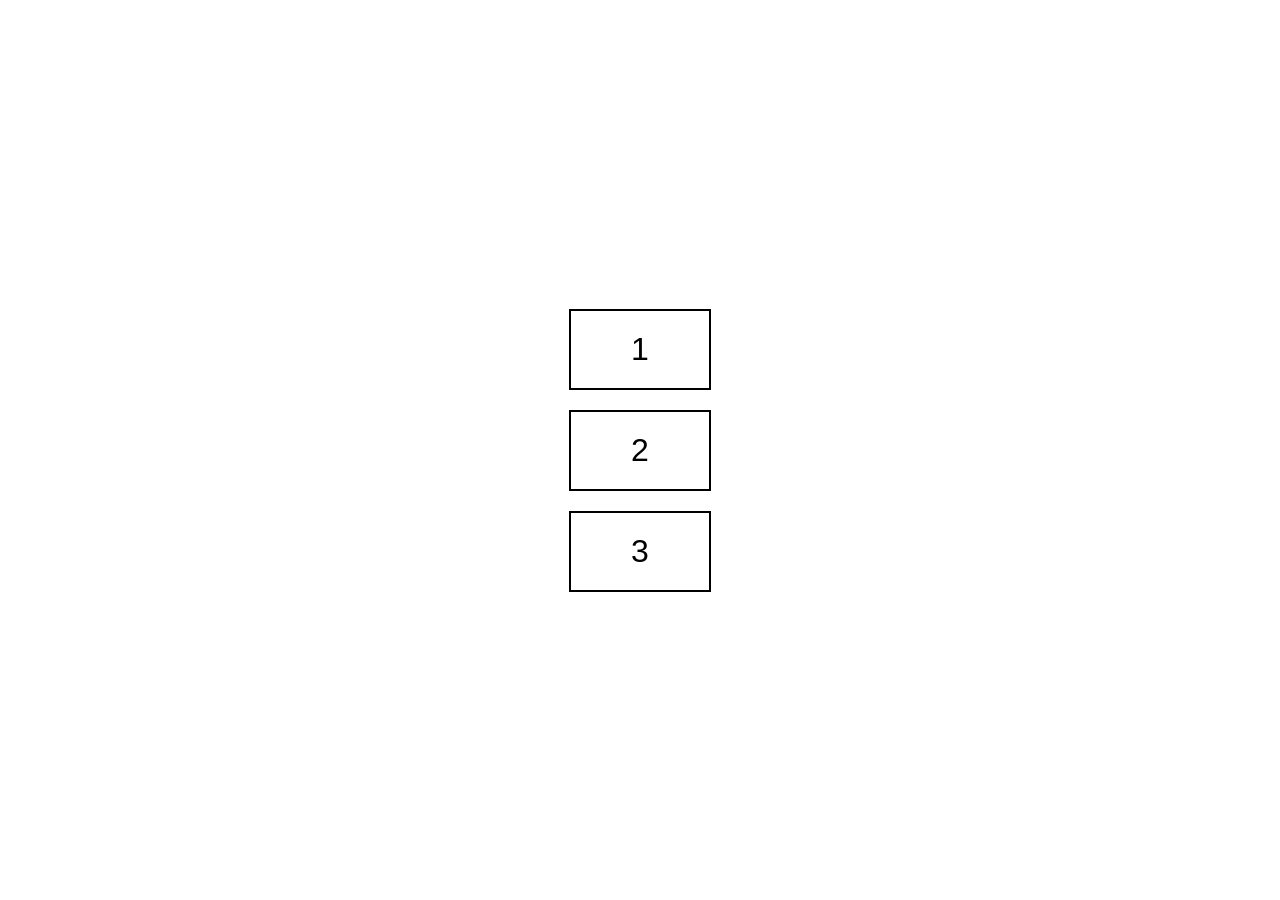
<file: index.html>
<!DOCTYPE html>
<html lang="en">
<head>
    <meta charset="UTF-8">
    <meta name="viewport" content="width=device-width, initial-scale=1.0">
    <title>Assignment 2 Navigation</title>
    <style>
        body {
            display: flex;
            flex-direction: column;
            justify-content: center;
            align-items: center;
            height: 100vh;
            margin: 0;
            font-family: sans-serif;
            gap: 20px;
        }
        .btn {
            font-size: 2rem;
            padding: 20px 60px;
            cursor: pointer;
            text-decoration: none;
            color: black;
            border: 2px solid black;
            background: white;
            text-align: center;
        }
        .btn:hover {
            background: black;
            color: white;
        }
    </style>
</head>
<body>

    <a href="task1.html" class="btn">1</a>
    <a href="task2.html" class="btn">2</a>
    <a href="task3.html" class="btn">3</a>

</body>
</html>
</file>
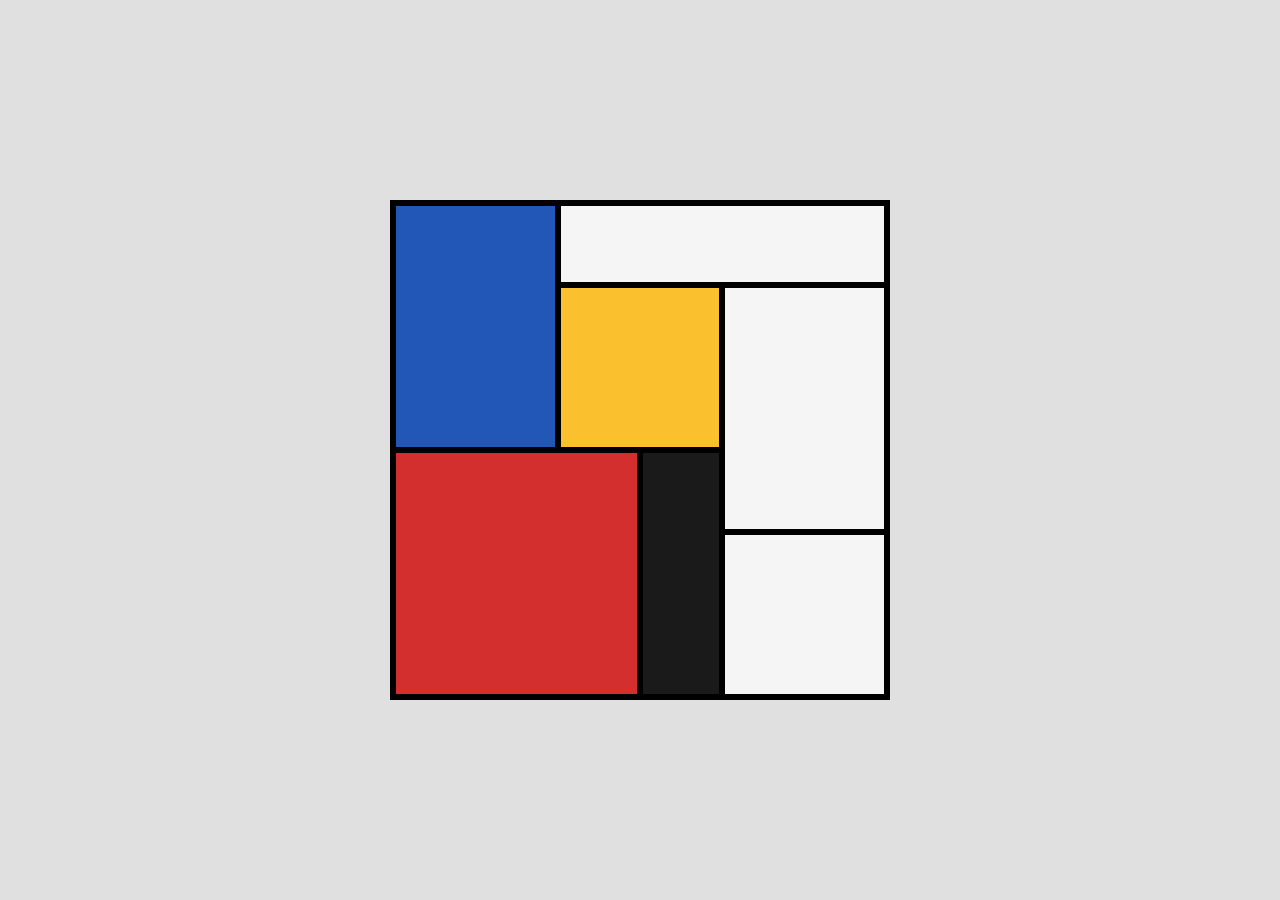
<file: task1.html>
<!DOCTYPE html>
<html lang="en">
<head>
    <meta charset="UTF-8">
    <meta name="viewport" content="width=device-width, initial-scale=1.0">
    <link rel="stylesheet" href="css/task1.css">
</head>
<body>

<main class="composition-container">
    <div class="block blue"></div>
    <div class="block white-top"></div>
    <div class="block yellow"></div>
    <div class="block red"></div>
    <div class="block black"></div>
    <div class="block white-right-top"></div>
    <div class="block white-right-bottom"></div>
</main>

</body>
</html>
</file>
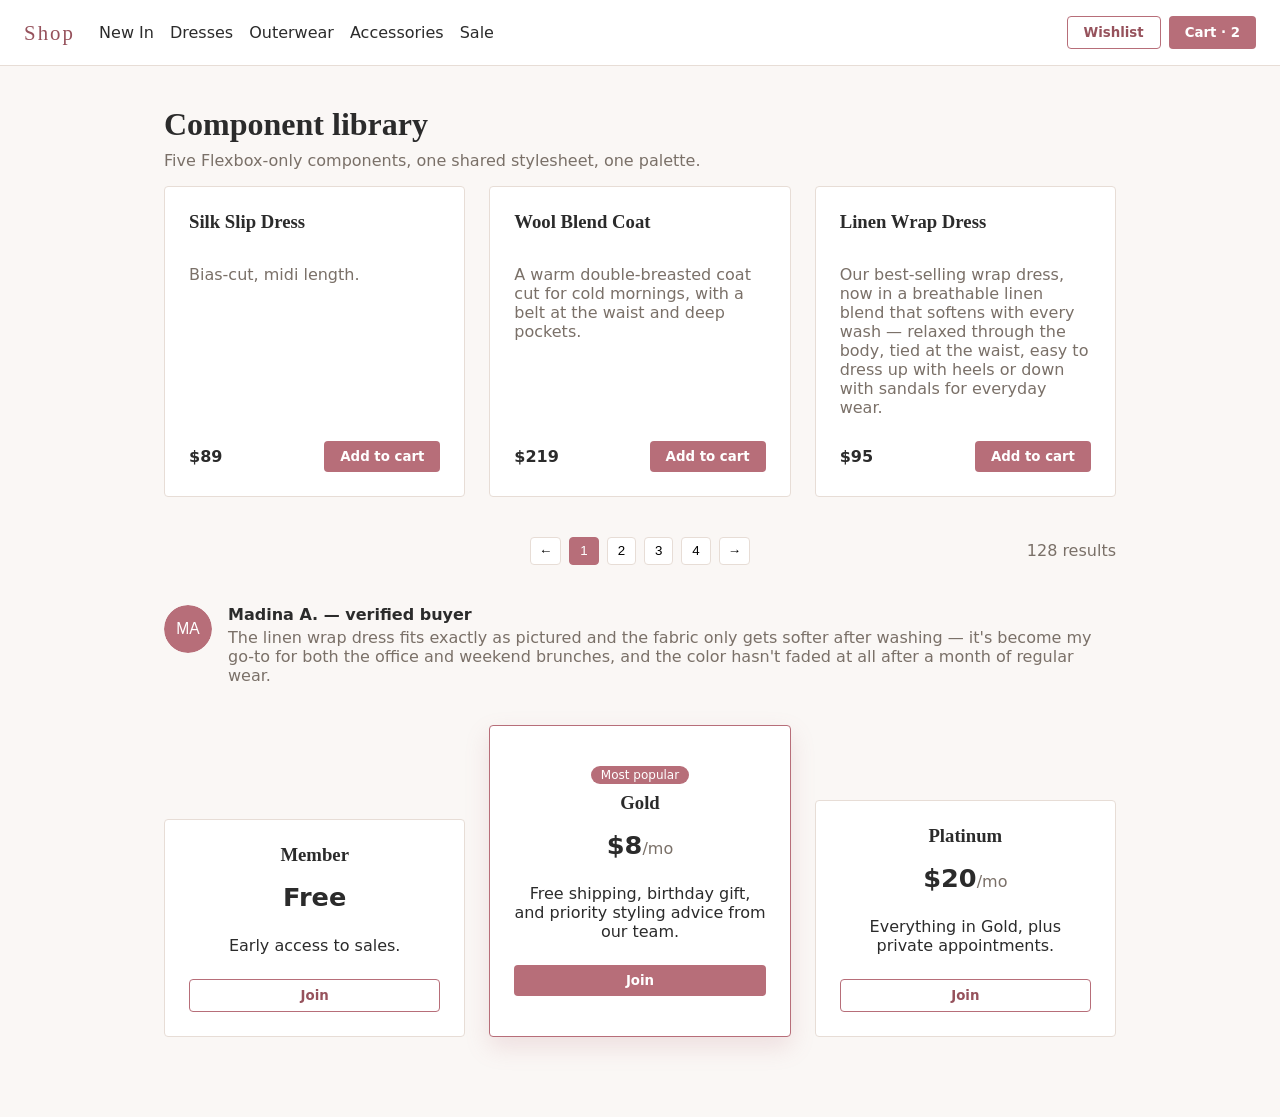
<file: task2.html>
<!DOCTYPE html>
<html lang="en">
<head>
<meta charset="UTF-8">
<meta name="viewport" content="width=device-width, initial-scale=1.0">
<title>Task 2 — Component library</title>
<link rel="stylesheet" href="css/task2.css">
</head>
<body>

<nav class="navbar">
  <div class="navbar__logo">Shop</div>
  <ul class="navbar__links">
    <li><a href="#">New In</a></li>
    <li><a href="#">Dresses</a></li>
    <li><a href="#">Outerwear</a></li>
    <li><a href="#">Accessories</a></li>
    <li><a href="#">Sale</a></li>
  </ul>
  <div class="navbar__actions">
    <button class="btn btn--ghost">Wishlist</button>
    <button class="btn">Cart · 2</button>
  </div>
</nav>

<main class="page">
  <h1>Component library</h1>
  <p class="lede">Five Flexbox-only components, one shared stylesheet, one palette.</p>

  <section>
    <div class="cards">
      <article class="card">
        <h3>Silk Slip Dress</h3>
        <p>Bias-cut, midi length.</p>
        <div class="card__row"><span class="price">$89</span><button class="btn">Add to cart</button></div>
      </article>
      <article class="card">
        <h3>Wool Blend Coat</h3>
        <p>A warm double-breasted coat cut for cold mornings, with a belt at the waist and deep pockets.</p>
        <div class="card__row"><span class="price">$219</span><button class="btn">Add to cart</button></div>
      </article>
      <article class="card">
        <h3>Linen Wrap Dress</h3>
        <p>Our best-selling wrap dress, now in a breathable linen blend that softens with every wash — relaxed through the body, tied at the waist, easy to dress up with heels or down with sandals for everyday wear.</p>
        <div class="card__row"><span class="price">$95</span><button class="btn">Add to cart</button></div>
      </article>
    </div>
  </section>

  <section>
    <div class="pagination">
      <div class="pagination__spacer"></div>
      <div class="pagination__center">
        <button class="page-btn" aria-label="Previous">&larr;</button>
        <button class="page-btn page-btn--active">1</button>
        <button class="page-btn">2</button>
        <button class="page-btn">3</button>
        <button class="page-btn">4</button>
        <button class="page-btn" aria-label="Next">&rarr;</button>
      </div>
      <div class="pagination__count">128 results</div>
    </div>
  </section>

  <section>
    <div class="comment">
      <img class="comment__avatar" src="data:image/svg+xml,%3Csvg xmlns='http://www.w3.org/2000/svg' width='80' height='80'%3E%3Ccircle cx='40' cy='40' r='40' fill='%23b76e79'/%3E%3Ctext x='40' y='48' font-size='26' fill='white' text-anchor='middle' font-family='sans-serif'%3EMA%3C/text%3E%3C/svg%3E" alt="Avatar">
      <div class="comment__body">
        <strong>Madina A. — verified buyer</strong>
        <p>The linen wrap dress fits exactly as pictured and the fabric only gets softer after washing — it's become my go-to for both the office and weekend brunches, and the color hasn't faded at all after a month of regular wear.</p>
      </div>
    </div>
  </section>

  <section>
    <div class="pricing">
      <article class="plan">
        <h3>Member</h3>
        <p class="plan__price">Free</p>
        <p>Early access to sales.</p>
        <button class="btn btn--ghost">Join</button>
      </article>
      <article class="plan plan--recommended">
        <span class="plan__badge">Most popular</span>
        <h3>Gold</h3>
        <p class="plan__price">$8<span>/mo</span></p>
        <p>Free shipping, birthday gift, and priority styling advice from our team.</p>
        <button class="btn">Join</button>
      </article>
      <article class="plan">
        <h3>Platinum</h3>
        <p class="plan__price">$20<span>/mo</span></p>
        <p>Everything in Gold, plus private appointments.</p>
        <button class="btn btn--ghost">Join</button>
      </article>
    </div>
  </section>
</main>
</body>
</html>
</file>
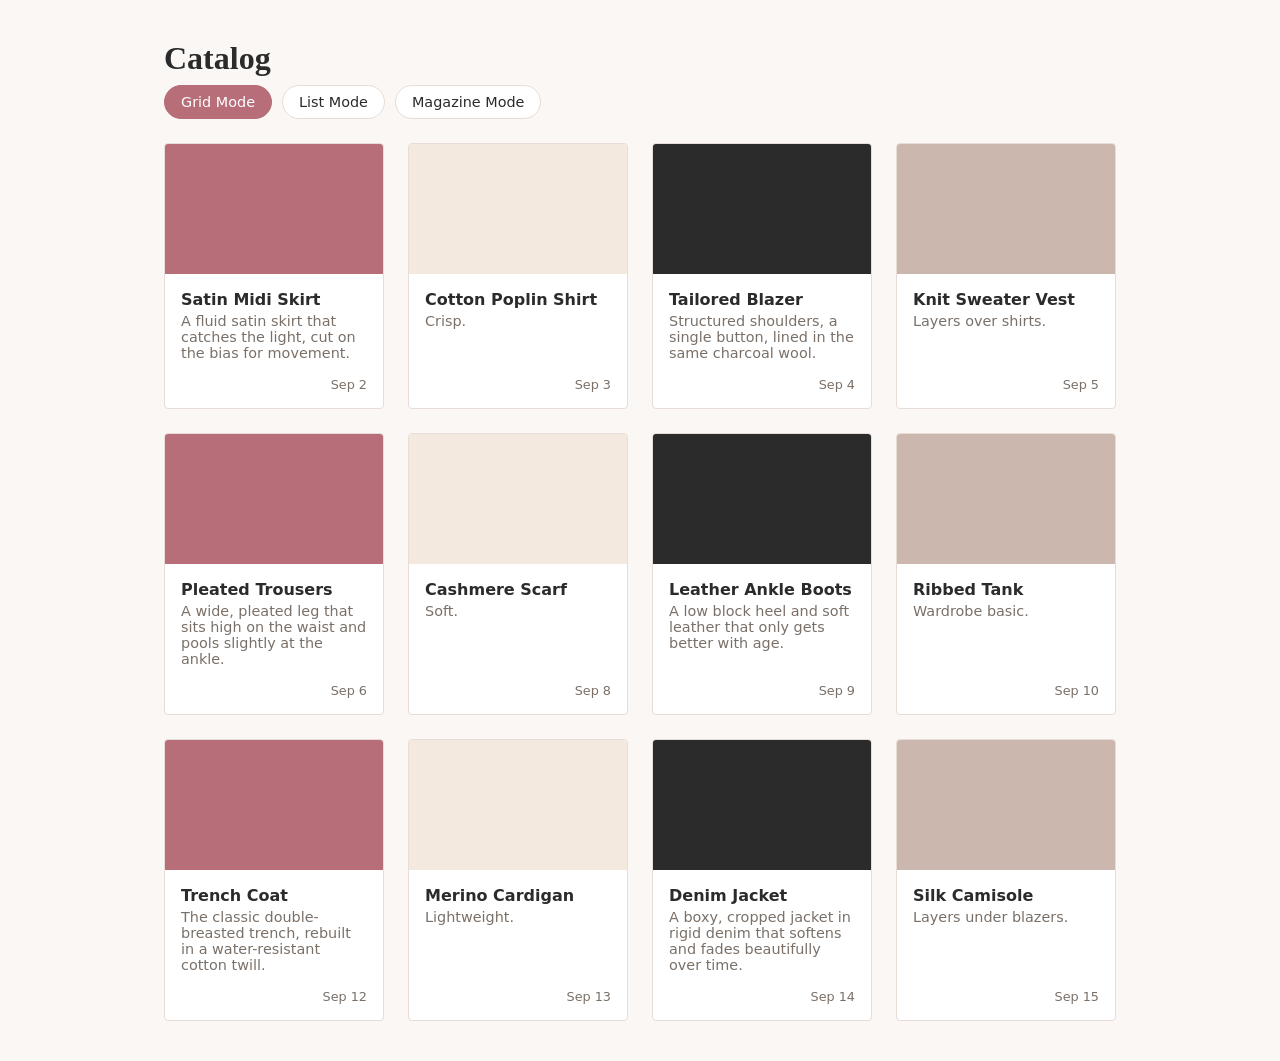
<file: task3.html>
<!DOCTYPE html>
<html lang="en">
<head>
<meta charset="UTF-8">
<meta name="viewport" content="width=device-width, initial-scale=1.0">
<title>Task 3 — Three layouts, one markup</title>
<link rel="stylesheet" href="css/task3.css">
</head>
<body>
<main class="page">
  <h1>Catalog</h1>
  <input type="radio" name="layout-mode" id="btn-grid" class="mode-radio" checked>
  <input type="radio" name="layout-mode" id="btn-list" class="mode-radio">
  <input type="radio" name="layout-mode" id="btn-magazine" class="mode-radio">

  <div class="switcher">
    <label for="btn-grid" class="switcher-btn">Grid Mode</label>
    <label for="btn-list" class="switcher-btn">List Mode</label>
    <label for="btn-magazine" class="switcher-btn">Magazine Mode</label>
  </div>

  <div class="items">
    <article class="item lead-item">
      <div class="item__img item__img--rose"></div>
      <div class="item__body">
        <h3 class="item__title">Satin Midi Skirt</h3>
        <p class="item__text">A fluid satin skirt that catches the light, cut on the bias for movement.</p>
      </div>
      <span class="item__date">Sep 2</span>
    </article>
    <article class="item">
      <div class="item__img item__img--cream"></div>
      <div class="item__body">
        <h3 class="item__title">Cotton Poplin Shirt</h3>
        <p class="item__text">Crisp.</p>
      </div>
      <span class="item__date">Sep 3</span>
    </article>
    <article class="item">
      <div class="item__img item__img--charcoal"></div>
      <div class="item__body">
        <h3 class="item__title">Tailored Blazer</h3>
        <p class="item__text">Structured shoulders, a single button, lined in the same charcoal wool.</p>
      </div>
      <span class="item__date">Sep 4</span>
    </article>
    <article class="item">
      <div class="item__img item__img--dust"></div>
      <div class="item__body">
        <h3 class="item__title">Knit Sweater Vest</h3>
        <p class="item__text">Layers over shirts.</p>
      </div>
      <span class="item__date">Sep 5</span>
    </article>
    <article class="item">
      <div class="item__img item__img--rose"></div>
      <div class="item__body">
        <h3 class="item__title">Pleated Trousers</h3>
        <p class="item__text">A wide, pleated leg that sits high on the waist and pools slightly at the ankle.</p>
      </div>
      <span class="item__date">Sep 6</span>
    </article>
    <article class="item">
      <div class="item__img item__img--cream"></div>
      <div class="item__body">
        <h3 class="item__title">Cashmere Scarf</h3>
        <p class="item__text">Soft.</p>
      </div>
      <span class="item__date">Sep 8</span>
    </article>
    <article class="item">
      <div class="item__img item__img--charcoal"></div>
      <div class="item__body">
        <h3 class="item__title">Leather Ankle Boots</h3>
        <p class="item__text">A low block heel and soft leather that only gets better with age.</p>
      </div>
      <span class="item__date">Sep 9</span>
    </article>
    <article class="item">
      <div class="item__img item__img--dust"></div>
      <div class="item__body">
        <h3 class="item__title">Ribbed Tank</h3>
        <p class="item__text">Wardrobe basic.</p>
      </div>
      <span class="item__date">Sep 10</span>
    </article>
    <article class="item">
      <div class="item__img item__img--rose"></div>
      <div class="item__body">
        <h3 class="item__title">Trench Coat</h3>
        <p class="item__text">The classic double-breasted trench, rebuilt in a water-resistant cotton twill.</p>
      </div>
      <span class="item__date">Sep 12</span>
    </article>
    <article class="item">
      <div class="item__img item__img--cream"></div>
      <div class="item__body">
        <h3 class="item__title">Merino Cardigan</h3>
        <p class="item__text">Lightweight.</p>
      </div>
      <span class="item__date">Sep 13</span>
    </article>
    <article class="item">
      <div class="item__img item__img--charcoal"></div>
      <div class="item__body">
        <h3 class="item__title">Denim Jacket</h3>
        <p class="item__text">A boxy, cropped jacket in rigid denim that softens and fades beautifully over time.</p>
      </div>
      <span class="item__date">Sep 14</span>
    </article>
    <article class="item">
      <div class="item__img item__img--dust"></div>
      <div class="item__body">
        <h3 class="item__title">Silk Camisole</h3>
        <p class="item__text">Layers under blazers.</p>
      </div>
      <span class="item__date">Sep 15</span>
    </article>
  </div>
</main>
</body>
</html>
</file>
<file: css/task1.css>
body {
    margin: 0;
    min-height: 100vh;
    display: flex;
    justify-content: center;
    align-items: center;
    background: #e0e0e0;
}

.composition-container {
    display: grid;
    grid-template: repeat(6, 1fr) / repeat(6, 1fr);
    gap: 6px;
    padding: 6px;
    width: min(80vh, 80vw, 500px);
    aspect-ratio: 1;
    background: #000;
    box-sizing: border-box;
}

.block { background: #f5f5f5; }
.blue { background: #2257b8; grid-column: 1 / 3; grid-row: 1 / 4; }
.white-top { grid-column: 3 / 7; grid-row: 1 / 2; }
.yellow { background: #fbc02d; grid-column: 3 / 5; grid-row: 2 / 4; }
.white-right-top { grid-column: 5 / 7; grid-row: 2 / 5; }
.red { background: #d32f2f; grid-column: 1 / 4; grid-row: 4 / 7; }
.black { background: #1a1a1a; grid-column: 4 / 5; grid-row: 4 / 7; }
.white-right-bottom { grid-column: 5 / 7; grid-row: 5 / 7; }
</file>
<file: css/task2.css>
:root {
  --rose: #b76e79;
  --rose-dark: #96525c;
  --cream: #f4e9df;
  --bg: #faf7f5;
  --surface: #ffffff;
  --border: #e7ddd6;
  --text: #2b2b2b;
  --text-muted: #7a7068;
  --font: "Georgia", "Times New Roman", serif;
  --font-ui: "Segoe UI", system-ui, sans-serif;
  --sp-1: .25rem; --sp-2: .5rem; --sp-3: 1rem; --sp-4: 1.5rem; --sp-5: 2.5rem;
  --radius: 4px;
}

* { 
   box-sizing: border-box; 
}

body { 
   margin: 0; 
   font-family: var(--font-ui); 
   color: var(--text); 
   background: var(--bg); 
}

h1, h2, h3 { 
   margin: 0 0 var(--sp-2); 
   font-family: var(--font); 
}

.page { 
   max-width: 1000px; 
   margin: 0 auto; 
   padding: var(--sp-5) var(--sp-4); 
}

.lede { 
   color: var(--text-muted); 
   margin-top: 0; 
}

section { 
   margin-bottom: var(--sp-5); 
}

.btn { 
   font-family: inherit; 
   border: none; 
   border-radius: var(--radius); 
   padding: .6em 1.2em; 
   font-weight: 600; 
   cursor: pointer; 
   background: var(--rose); 
   color: #fff; 
}

.btn--ghost { 
   background: transparent; 
   color: var(--rose-dark); 
   border: 1px solid var(--rose); 
}

.navbar { 
   display: flex; 
   align-items: center; 
   gap: var(--sp-4); 
   padding: var(--sp-3) var(--sp-4); 
   background: var(--surface); 
   border-bottom: 1px solid var(--border); 
}

.navbar__logo { 
   font-family: var(--font); 
   font-size: 1.3rem; 
   letter-spacing: .1em; 
   color: var(--rose-dark); 
}

.navbar__links { 
   display: flex; 
   flex-wrap: wrap; 
   gap: var(--sp-3); 
   list-style: none; 
   margin: 0; 
   padding: 0; 
   flex: 1 1 auto; 
}

.navbar__links a { 
   text-decoration: none; 
   color: var(--text); 
}

.navbar__actions { 
   display: flex; 
   gap: var(--sp-2); 
   flex-shrink: 0; 
   margin-left: auto; 
}

.cards { 
   display: flex; 
   flex-wrap: wrap; 
   gap: var(--sp-4); 
}

.card { 
   flex: 1 1 240px; 
   display: flex; 
   flex-direction: column; 
   gap: var(--sp-2); 
   background: var(--surface); 
   border: 1px solid var(--border); 
   border-radius: var(--radius); 
   padding: var(--sp-4); 
}

.card p { 
   flex: 1; 
   color: var(--text-muted); 
}

.card__row { 
   display: flex; 
   align-items: center; 
   justify-content: space-between; 
   margin-top: auto;
}

.price { 
   font-weight: 700; 
}

.pagination { 
   display: flex; 
   align-items: center; 
   flex-wrap: wrap; 
   gap: var(--sp-2); 
}

.pagination__spacer { 
   flex: 1; 
}

.pagination__center { 
   display: flex; 
   gap: var(--sp-2); 
}

.pagination__count { 
   flex: 1; 
   text-align: right; 
   color: var(--text-muted); 
}

.page-btn { 
   border: 1px solid var(--border); 
   background: var(--surface); 
   border-radius: var(--radius); 
   min-width: 2.2em; 
   padding: .4em .6em; 
   cursor: pointer; 
}

.page-btn--active { 
   background: var(--rose); 
   color: #fff; 
   border-color: var(--rose); 
}

.comment { 
   display: flex; 
   gap: var(--sp-3); 
   align-items: flex-start; 
}

.comment__avatar { 
   width: 48px; 
   height: 48px; 
   border-radius: 50%; 
   flex-shrink: 0; 
}

.comment__body { 
   flex: 1 1 auto; 
   min-width: 0; 
}

.comment__body p { 
   margin: var(--sp-1) 0 0;
   color: var(--text-muted); 
}

.pricing { 
   display: flex; 
   flex-wrap: wrap; 
   align-items: flex-end; 
   gap: var(--sp-4); 
}

.plan { 
   flex: 1 1 220px; 
   display: flex; 
   flex-direction: column; 
   gap: var(--sp-2); 
   text-align: center; 
   background: var(--surface); 
   border: 1px solid var(--border); 
   border-radius: var(--radius); 
   padding: var(--sp-4); 
   position: relative; 
}

.plan--recommended { 
   padding-top: calc(var(--sp-4) + var(--sp-3)); 
   padding-bottom: calc(var(--sp-4) + var(--sp-3)); 
   border-color: var(--rose); 
   box-shadow: 0 10px 24px rgba(183,110,121,.18); 
}

.plan__badge { 
   align-self: center; 
   background: var(--rose); 
   color: #fff; 
   font-size: .75rem; 
   padding: .2em .8em; 
   border-radius: 999px; 
}

.plan__price { font-size: 1.6rem; font-weight: 700; margin: 0; }
.plan__price span { font-size: 1rem; font-weight: 400; color: var(--text-muted); }
.plan .btn { margin-top: auto; }
</file>
<file: css/task3.css>
:root {
  --rose: #b76e79; --cream: #f4e9df; --charcoal: #2b2b2b; --dust: #cbb7ad;
  --bg: #faf7f5; --surface: #fff; --border: #e7ddd6; --text: #2b2b2b; --text-muted: #7a7068;
  --font: "Georgia", serif; --font-ui: "Segoe UI", system-ui, sans-serif;
  --sp-2: .5rem; --sp-3: 1rem; --sp-4: 1.5rem; --radius: 4px;
}
* { box-sizing: border-box; }
body { margin: 0; font-family: var(--font-ui); color: var(--text); background: var(--bg); }
h1 { font-family: var(--font); margin: 0 0 var(--sp-2); }
.lede { color: var(--text-muted); margin-top: 0; }
.page { max-width: 1000px; margin: 0 auto; padding: 2.5rem var(--sp-4); }

.mode-radio {
  position: absolute;
  opacity: 0;
  pointer-events: none;
}

.switcher {
  display: flex;
  gap: 10px;
  margin-bottom: 24px;
}

.switcher-btn {
  padding: 8px 16px;
  border: 1px solid var(--border);
  background: var(--surface);
  border-radius: 999px;
  cursor: pointer;
  font-size: 0.9rem;
  transition: all 0.2s;
}

.switcher-btn:hover {
  border-color: var(--rose);
}

#btn-grid:checked ~ .switcher label[for="btn-grid"],
#btn-list:checked ~ .switcher label[for="btn-list"],
#btn-magazine:checked ~ .switcher label[for="btn-magazine"] {
  background: var(--rose);
  color: #fff;
  border-color: var(--rose);
}

.items { 
  display: grid; 
  grid-template-columns: repeat(auto-fit, minmax(220px, 1fr)); 
  gap: var(--sp-4); 
}

.item { 
  display: flex; 
  flex-direction: column; 
  background: var(--surface); 
  border: 1px solid var(--border); 
  border-radius: var(--radius); 
  overflow: hidden; 
}

.item__img { height: 130px; }
.item__img--rose { background: var(--rose); }
.item__img--cream { background: var(--cream); }
.item__img--charcoal { background: var(--charcoal); }
.item__img--dust { background: var(--dust); }
.item__body { flex: 1; padding: var(--sp-3); display: flex; flex-direction: column; gap: 4px; }
.item__title { font-size: 1rem; margin: 0; }
.item__text { margin: 0; color: var(--text-muted); font-size: .9rem; }
.item__date { display: block; padding: 0 var(--sp-3) var(--sp-3); color: var(--text-muted); font-size: .8rem; text-align: right; margin-top: auto; }

#btn-list:checked ~ .items { 
  grid-template-columns: 1fr; 
}
#btn-list:checked ~ .items .item { 
  flex-direction: row; 
  align-items: center; 
}
#btn-list:checked ~ .items .item__img { 
  width: 100px; 
  height: 80px; 
  flex-shrink: 0; 
}
#btn-list:checked ~ .items .item__date { 
  padding: 0 var(--sp-3); 
  white-space: nowrap; 
  margin-top: 0; 
}

#btn-magazine:checked ~ .items { 
  grid-template-columns: repeat(4, 1fr); 
  grid-auto-rows: 140px; 
}
#btn-magazine:checked ~ .items .lead-item { 
  grid-column: span 2; 
  grid-row: span 2; 
}
#btn-magazine:checked ~ .items .lead-item .item__img { 
  height: 180px; 
}
</file>
